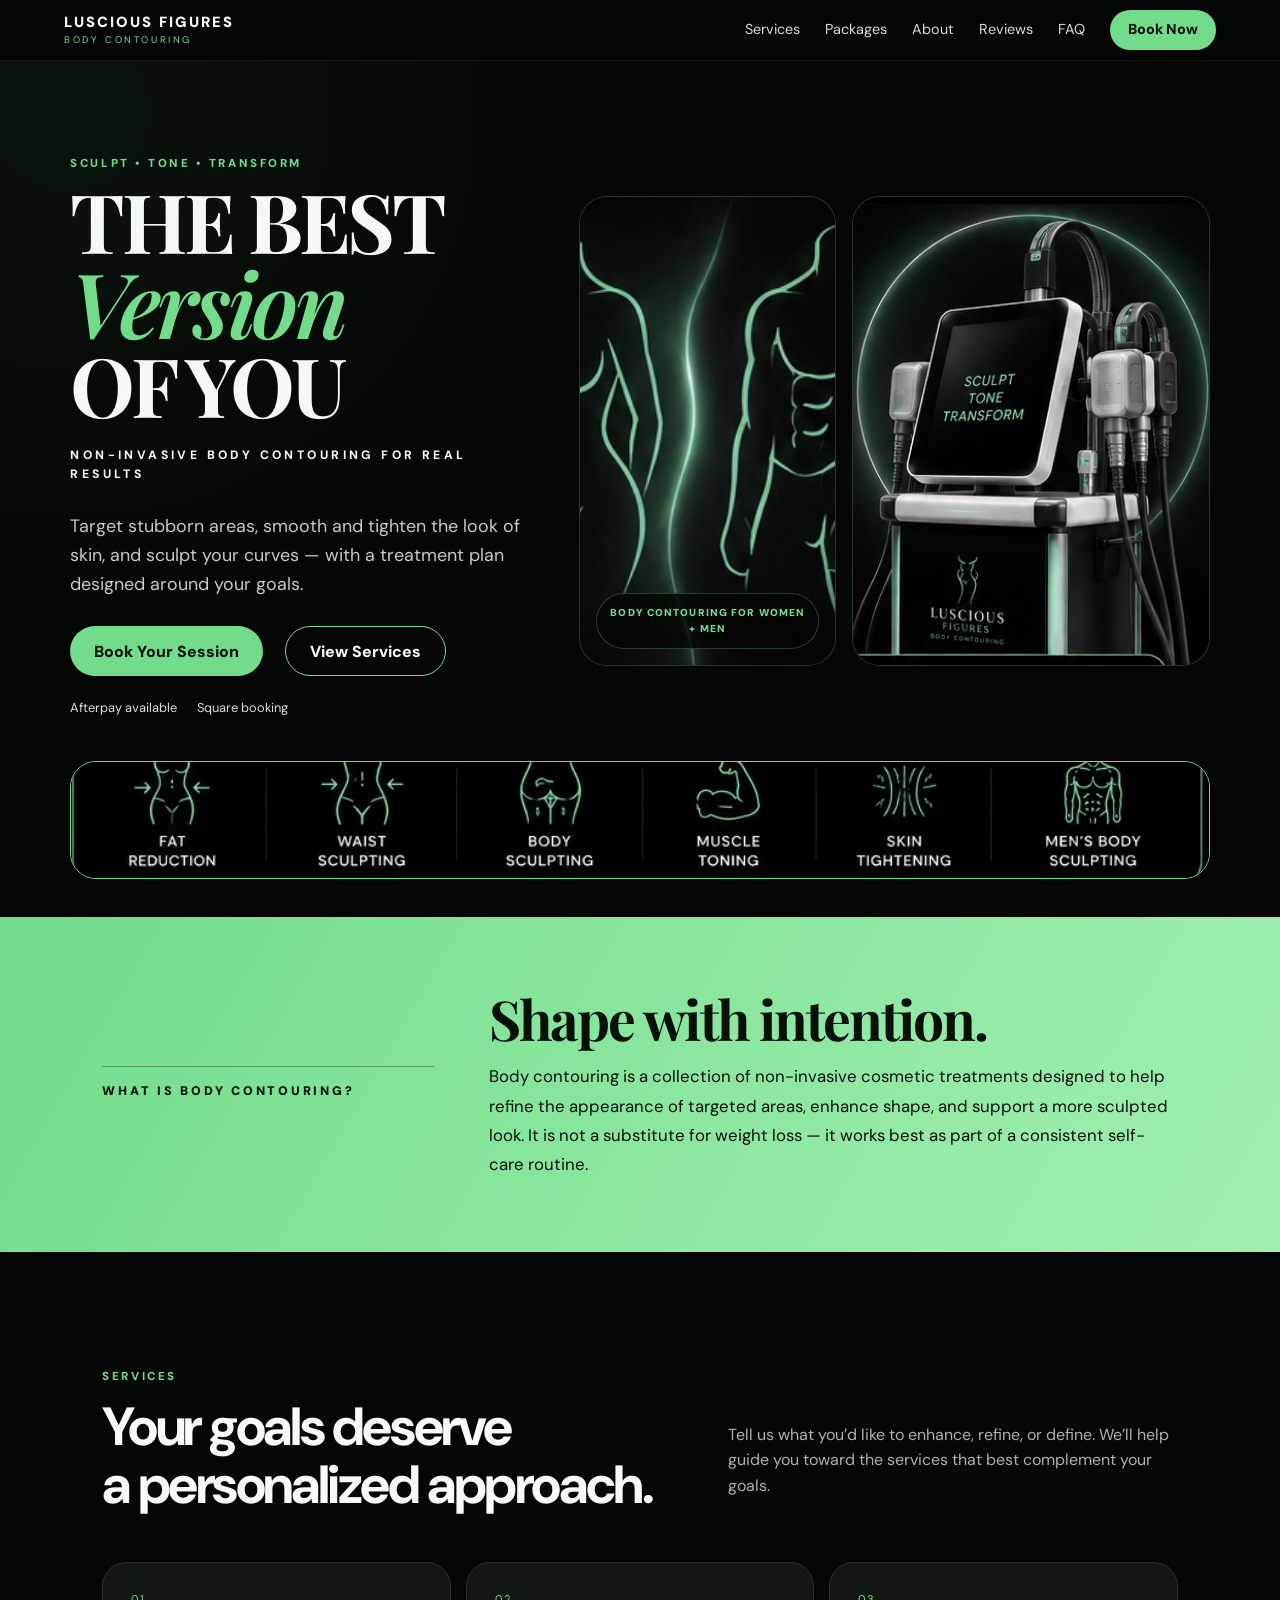
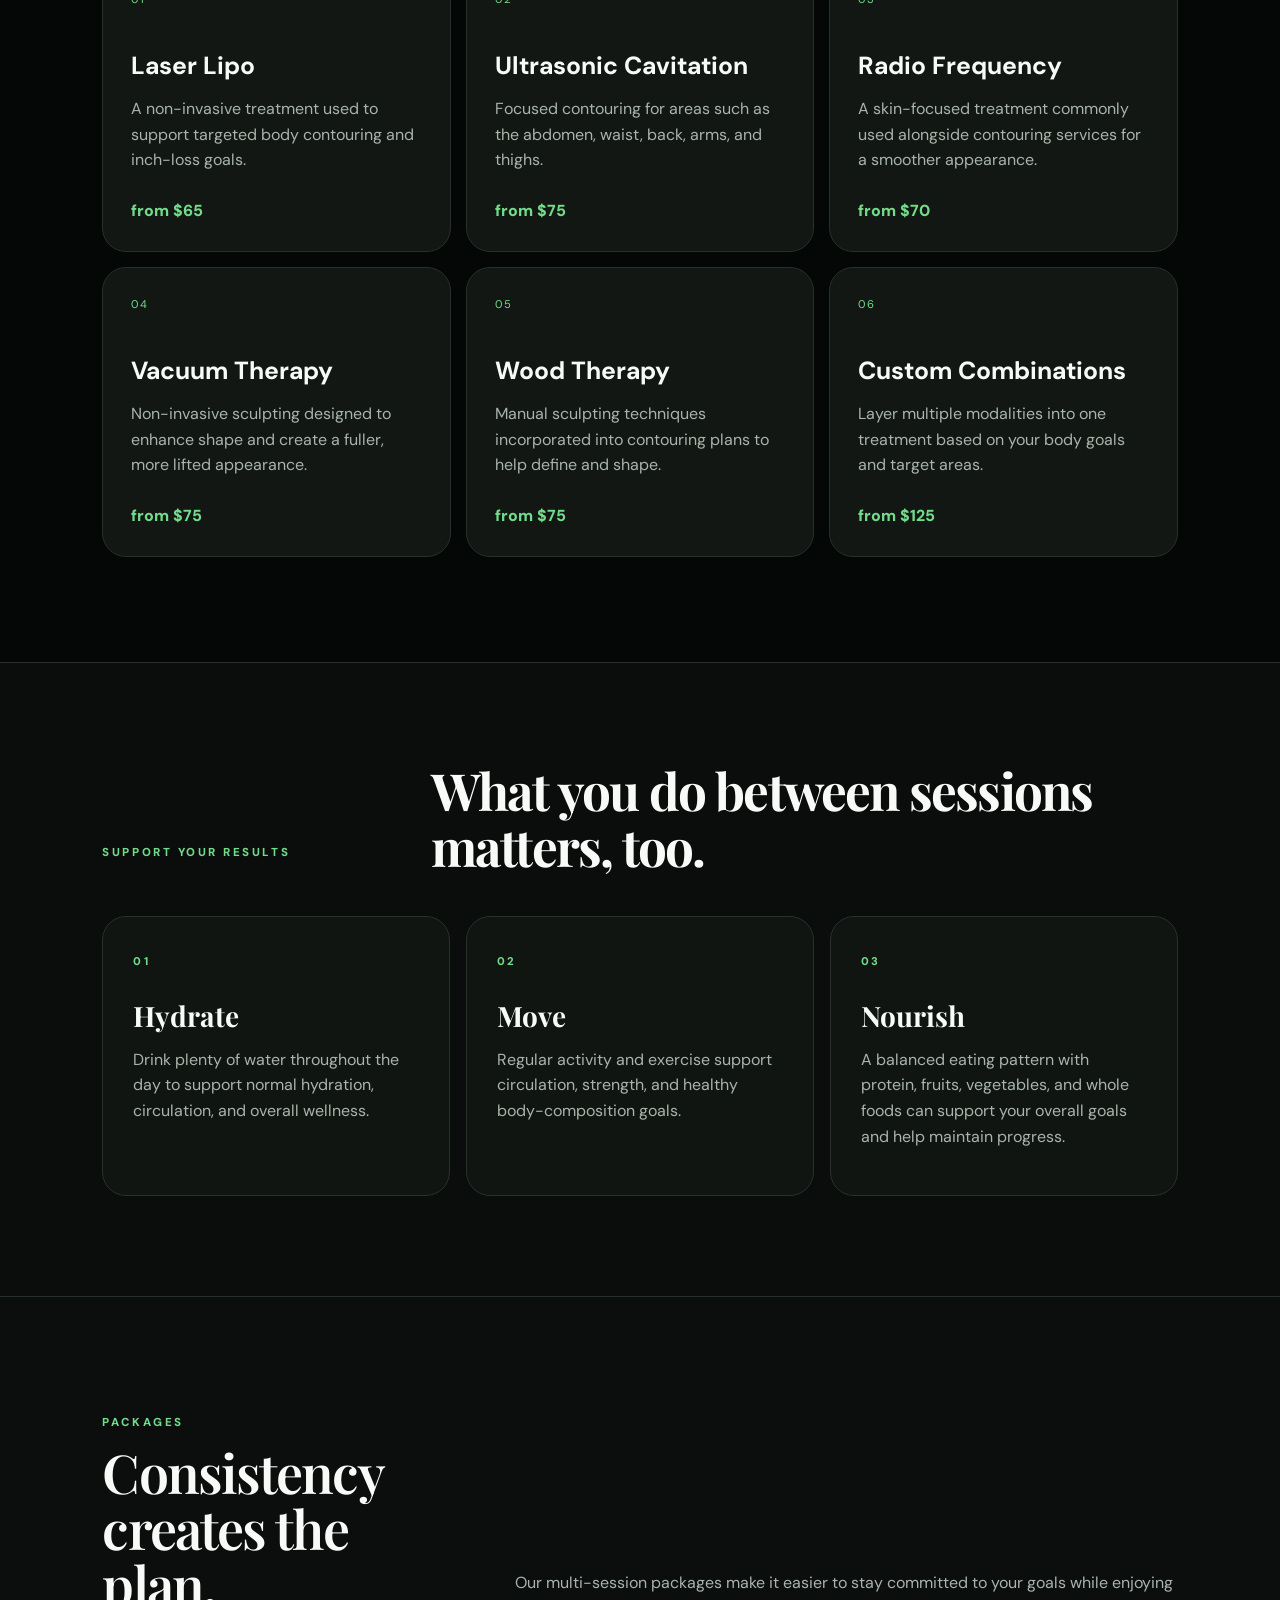
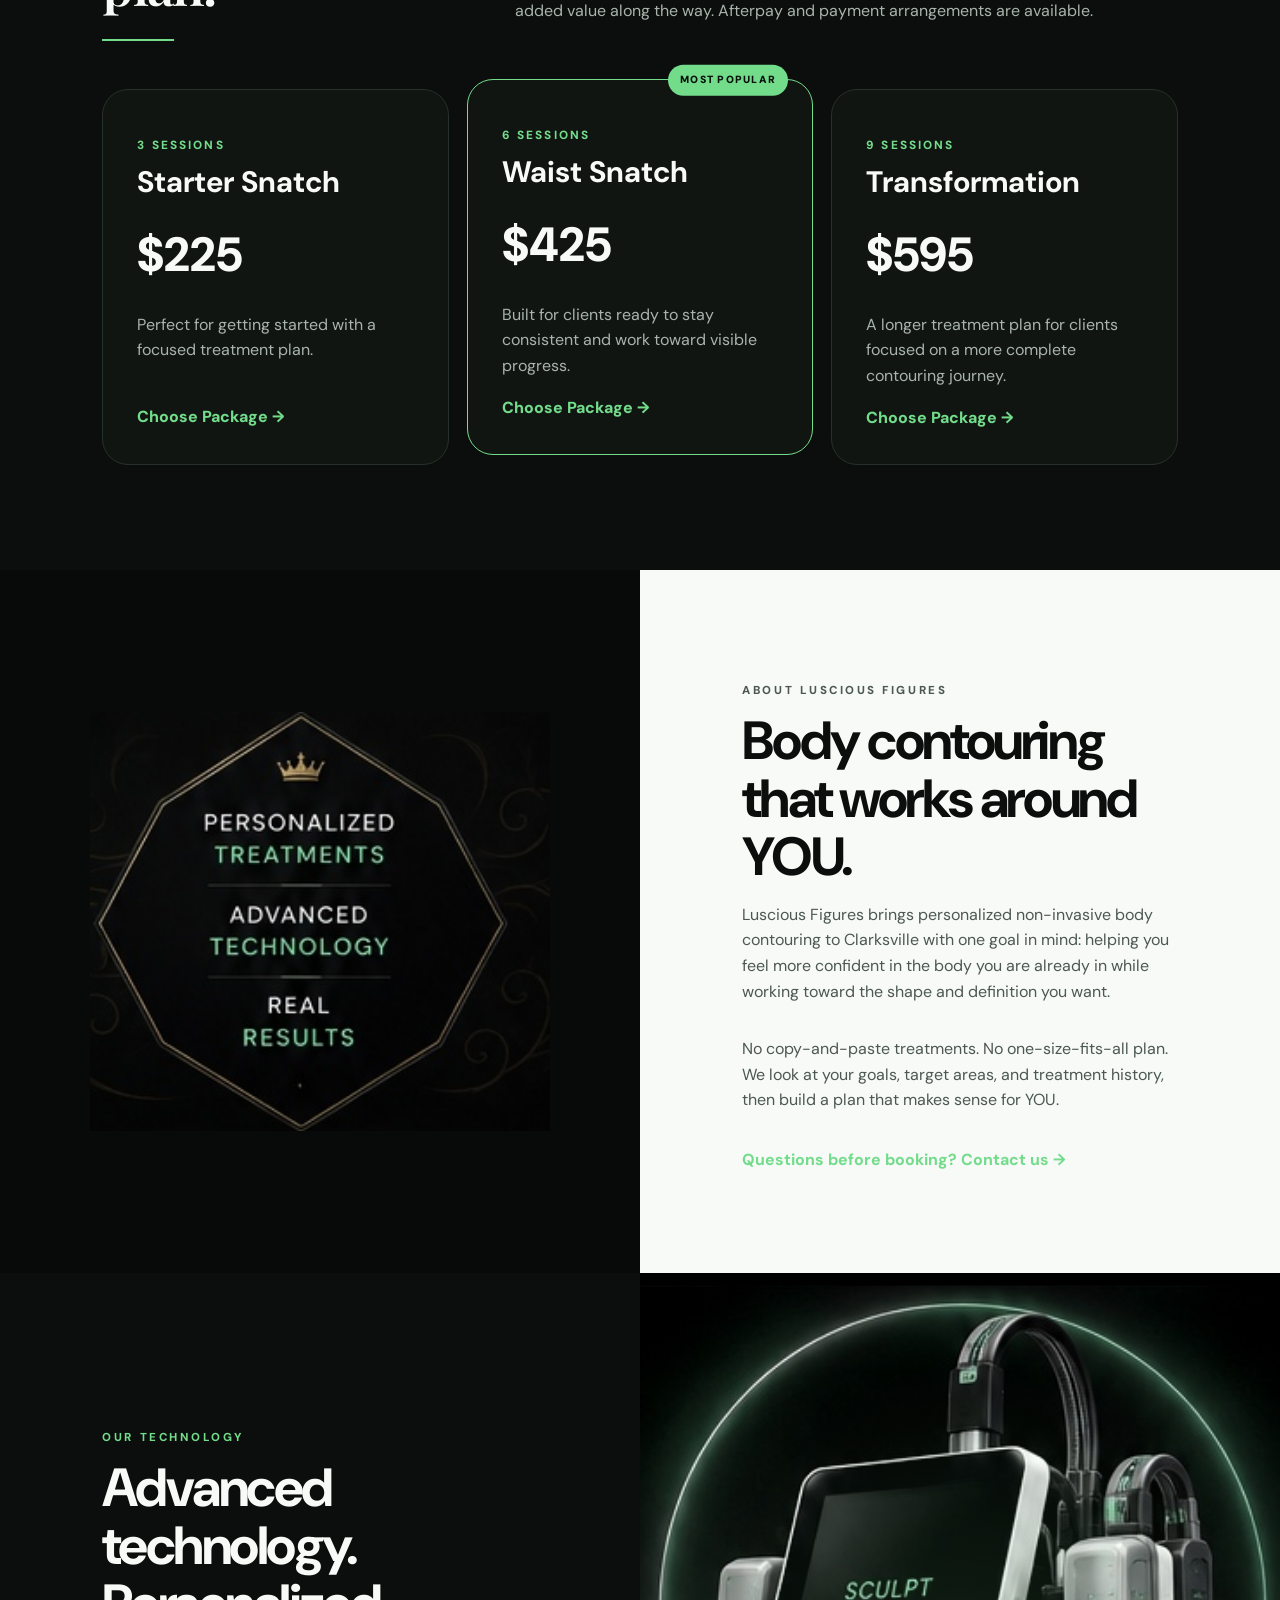
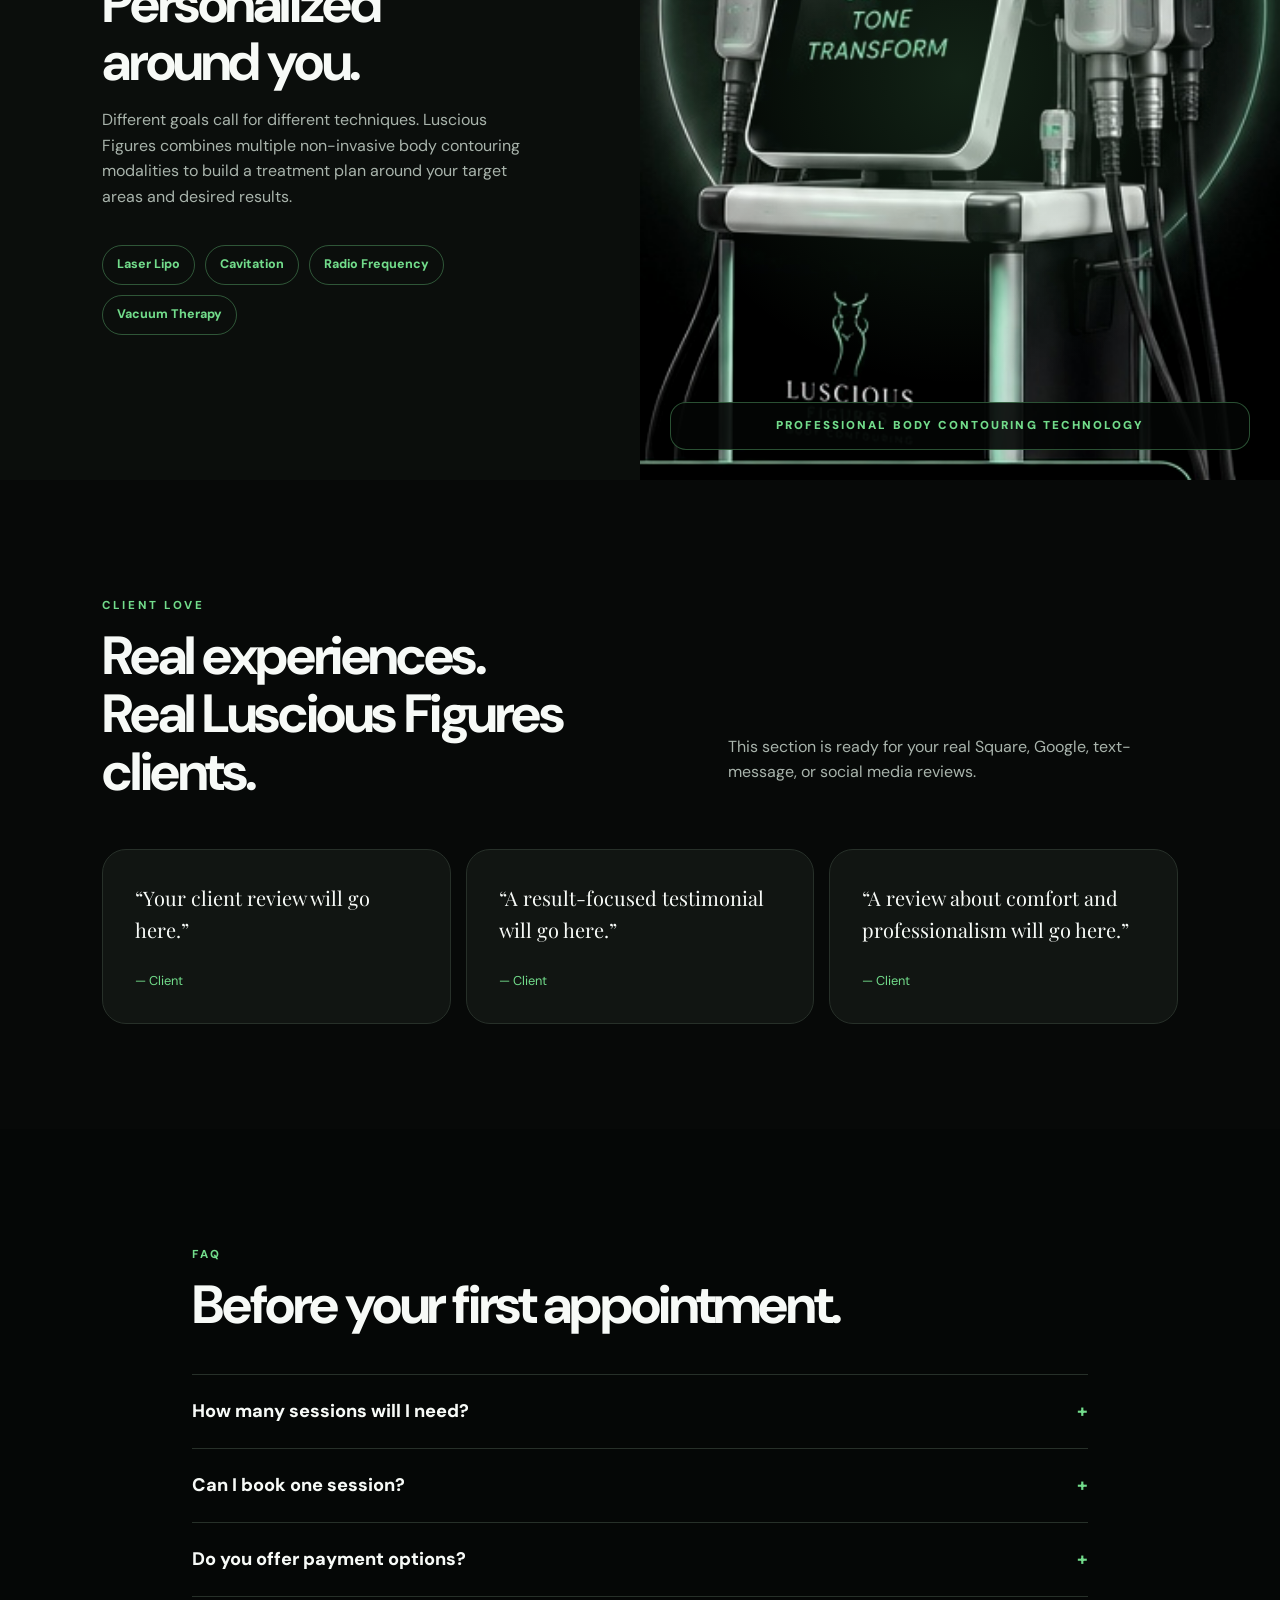
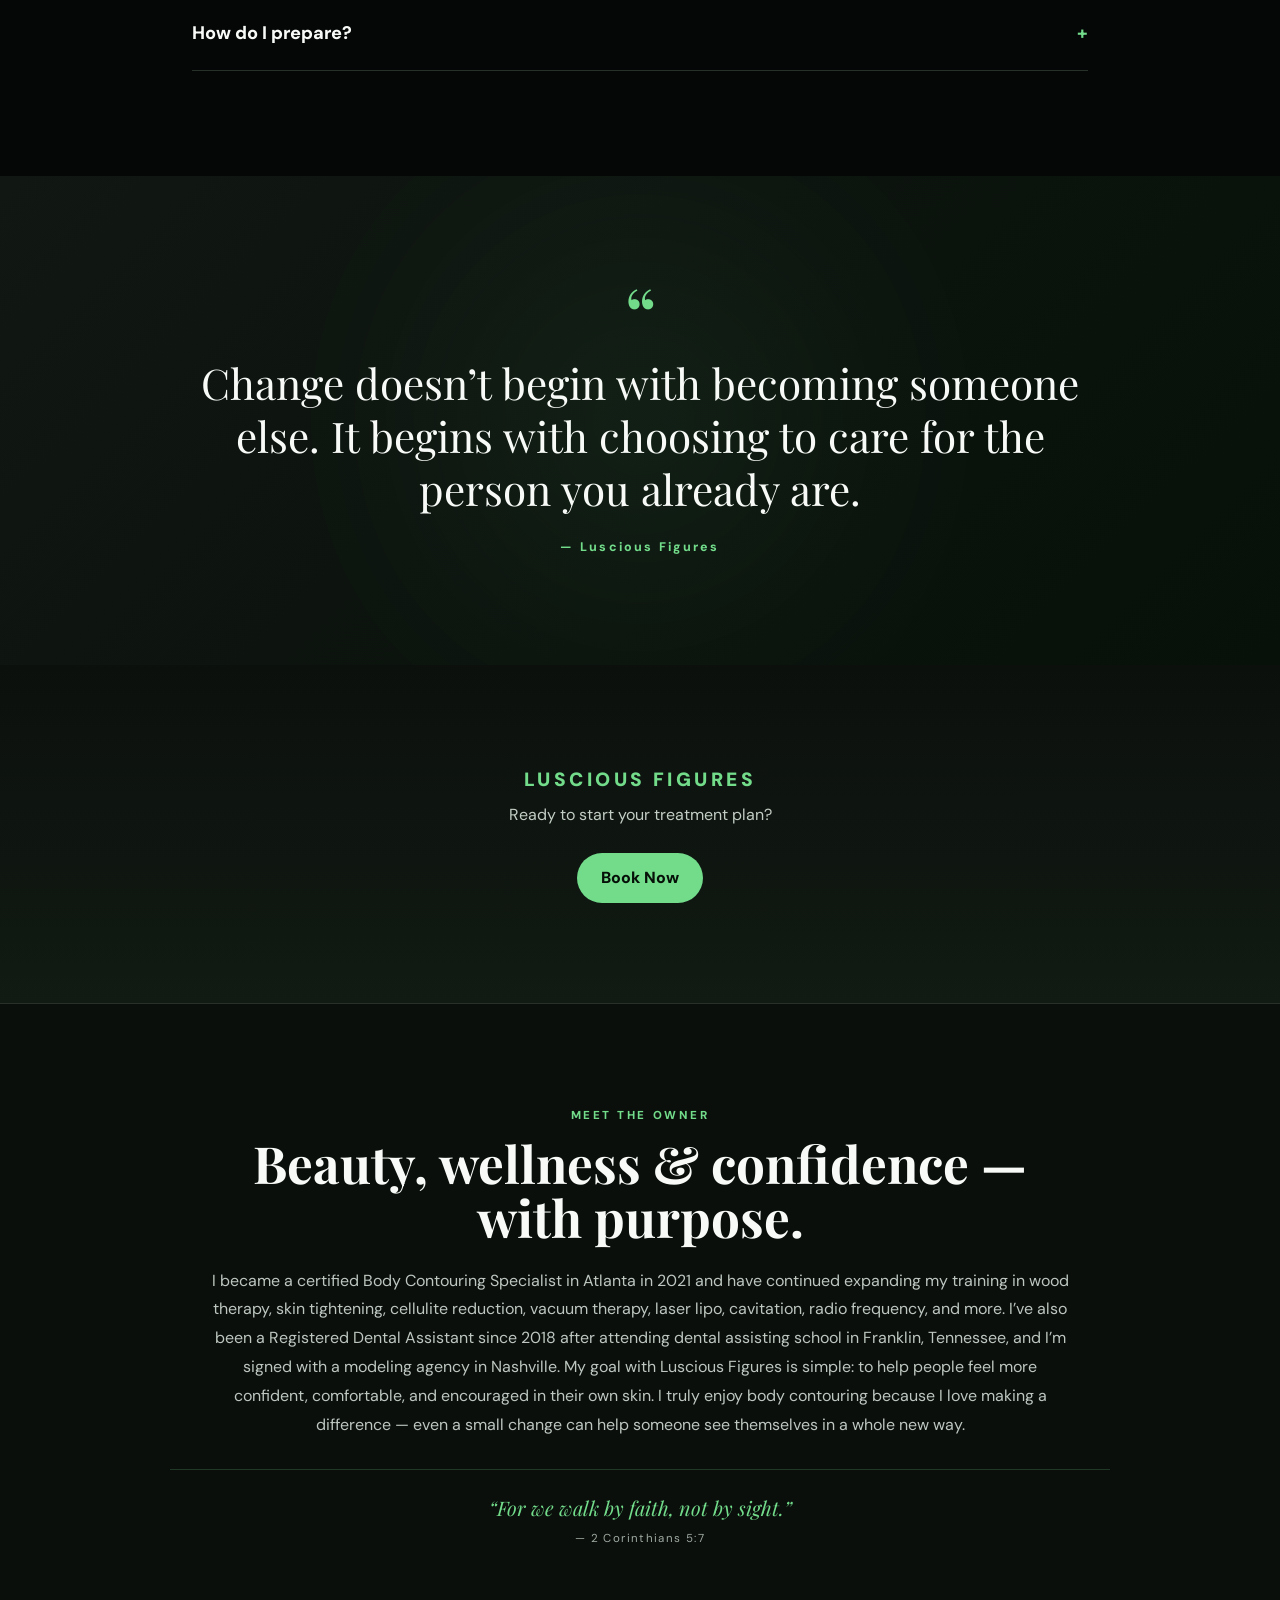
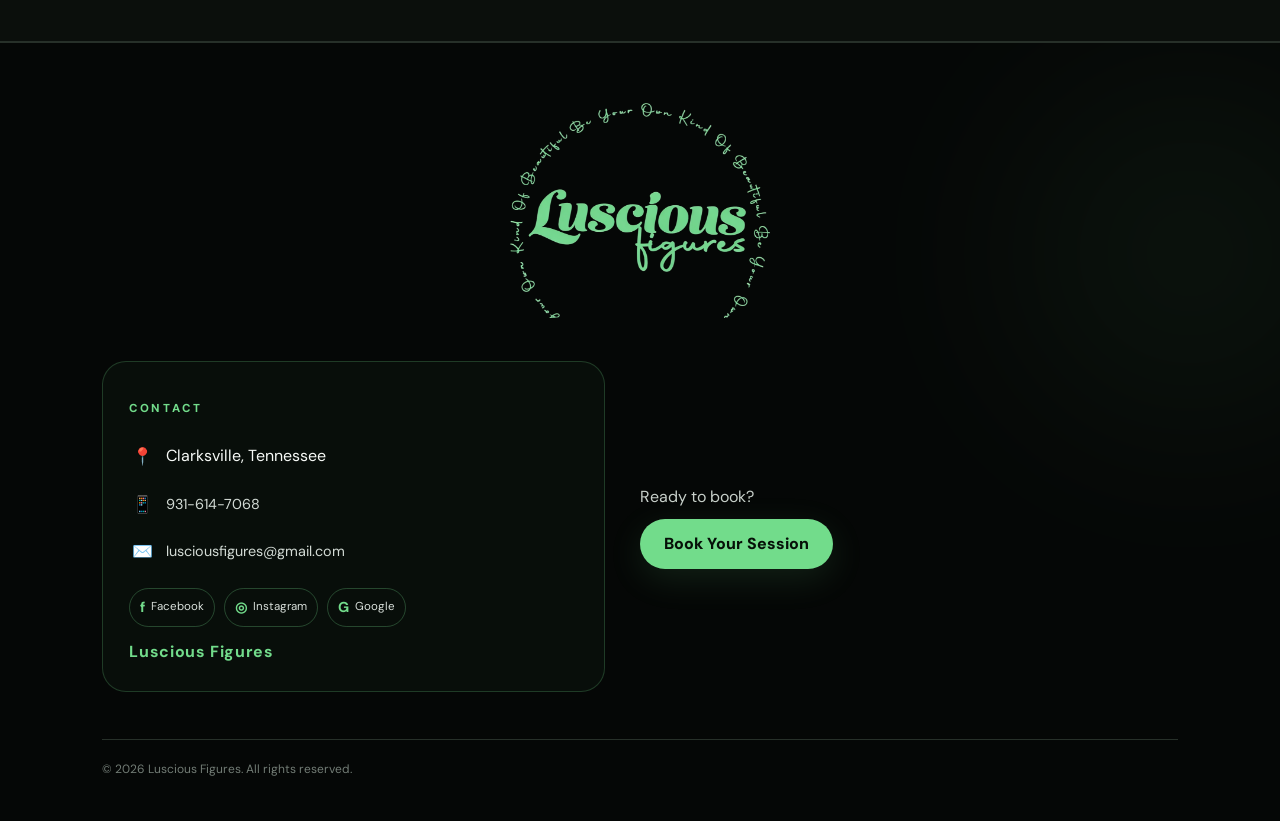
<file: index.html>
<!doctype html>
<html lang="en">
<head>
  <meta charset="utf-8">
  <meta name="viewport" content="width=device-width,initial-scale=1">
  <title>Luscious Figures | Body Contouring</title>
  <meta name="description" content="Non-invasive body contouring in Clarksville, Tennessee.">
  <link rel="preconnect" href="https://fonts.googleapis.com">
  <link rel="preconnect" href="https://fonts.gstatic.com" crossorigin>
  <link href="https://fonts.googleapis.com/css2?family=DM+Sans:wght@400;500;600;700&family=Playfair+Display:ital,wght@0,600;1,600&display=swap" rel="stylesheet">
  <link rel="stylesheet" href="styles.css">
</head>
<body>
<header class="site-header">
  <a class="brand brand-text-only" href="#top" aria-label="Luscious Figures home">
      <span class="brand-name">LUSCIOUS FIGURES</span>
      <span class="brand-sub">BODY CONTOURING</span>
    </a>
  <button class="menu-toggle" aria-label="Open menu">☰</button>
  <nav class="nav">
    <a href="#services">Services</a>
    <a href="#packages">Packages</a>
    <a href="#about">About</a>
    <a href="#reviews">Reviews</a>
    <a href="#faq">FAQ</a>
    <a class="btn btn-small" data-book href="https://book.squareup.com/appointments/0tgtxa0sm9esu3/location/LVQ607CMC13Y8/services?buttonTextColor=ffffff&category_id=GQJ3YKTQRKGEBNOLJSWFXKIU&color=2e2e2e&locale=en&referrer=so" target="_blank" rel="noopener noreferrer">Book Now</a>
  </nav>
</header>

<main id="top">
  <section class="hero premium-hero">
    <div class="hero-copy">
      <p class="eyebrow">SCULPT • TONE • TRANSFORM</p>
      <h1 class="premium-title">THE BEST <em>Version</em> OF YOU</h1>
      <p class="hero-kicker">NON-INVASIVE BODY CONTOURING FOR REAL RESULTS</p>
      <p class="hero-sub">Target stubborn areas, smooth and tighten the look of skin, and sculpt your curves — with a treatment plan designed around your goals.</p>
      <div class="hero-actions">
        <a class="btn" data-book href="https://book.squareup.com/appointments/0tgtxa0sm9esu3/location/LVQ607CMC13Y8/services?buttonTextColor=ffffff&category_id=GQJ3YKTQRKGEBNOLJSWFXKIU&color=2e2e2e&locale=en&referrer=so" target="_blank" rel="noopener noreferrer">Book Your Session</a>
        <a class="btn btn-outline" href="#services">View Services</a>
      </div>
      <div class="payment-row">
        <span>Afterpay available</span>
        <span>Square booking</span>
      </div>
    </div>

    <div class="hero-visual-wide">
      <div class="silhouette-panel">
        <img src="women-men-silhouettes.jpg" alt="Elegant body contouring silhouettes for women and men">
        <span>BODY CONTOURING FOR WOMEN + MEN</span>
      </div>
      <div class="machine-panel">
        <img src="machine-clean.jpg" alt="Professional body contouring machine">
      </div>
    </div>

    <div class="horizontal-symbols">
      <img src="contouring-symbol-strip.jpg" alt="Body contouring service symbols">
    </div>
  </section>

  <section class="definition-section" id="what-is-body-contouring">
      <div class="definition-label">WHAT IS BODY CONTOURING?</div>
      <div class="definition-copy">
        <h2>Shape with intention.</h2>
        <p>Body contouring is a collection of non-invasive cosmetic treatments designed to help refine the appearance of targeted areas, enhance shape, and support a more sculpted look. It is not a substitute for weight loss — it works best as part of a consistent self-care routine.</p>
      </div>
    </section>

  <section class="section" id="services">
    <div class="section-head">
      <div>
        <p class="eyebrow">SERVICES</p>
        <h2>Your goals deserve<br>a personalized approach.</h2>
      </div>
      <p>Tell us what you’d like to enhance, refine, or define. We’ll help guide you toward the services that best complement your goals.</p>
    </div>
    <div class="service-grid" id="serviceGrid"></div>
  </section>


  <section class="wellness-section">
    <div class="wellness-intro">
      <p class="eyebrow">SUPPORT YOUR RESULTS</p>
      <h2>What you do between sessions matters, too.</h2>
    </div>
    <div class="wellness-grid">
      <article>
        <span>01</span>
        <h3>Hydrate</h3>
        <p>Drink plenty of water throughout the day to support normal hydration, circulation, and overall wellness.</p>
      </article>
      <article>
        <span>02</span>
        <h3>Move</h3>
        <p>Regular activity and exercise support circulation, strength, and healthy body-composition goals.</p>
      </article>
      <article>
        <span>03</span>
        <h3>Nourish</h3>
        <p>A balanced eating pattern with protein, fruits, vegetables, and whole foods can support your overall goals and help maintain progress.</p>
      </article>
    </div>
  </section>

  <section class="section packages" id="packages">
    <div class="section-head">
      <div>
        <p class="eyebrow">PACKAGES</p>
        <h2>Consistency creates the plan.</h2>
      </div>
      <p>Our multi-session packages make it easier to stay committed to your goals while enjoying added value along the way. Afterpay and payment arrangements are available.</p>
    </div>
    <div class="package-grid" id="packageGrid"></div>
  </section>

  <section class="split-section" id="about">
    <div class="about-visual elegant-badge-visual">
      <img src="elegant-treatment-badge.jpg" alt="Personalized treatments, advanced technology, real results">
    </div>
    <div class="about-copy">
      <p class="eyebrow">ABOUT LUSCIOUS FIGURES</p>
      <h2>Body contouring that works around YOU.</h2>
      <p>Luscious Figures brings personalized non-invasive body contouring to Clarksville with one goal in mind: helping you feel more confident in the body you are already in while working toward the shape and definition you want.</p>
      <p>No copy-and-paste treatments. No one-size-fits-all plan. We look at your goals, target areas, and treatment history, then build a plan that makes sense for YOU.</p>
      <a class="text-link" href="#contact">Questions before booking? Contact us →</a>
    </div>
  </section>


  <section class="equipment-section" id="technology">
    <div class="equipment-copy">
      <p class="eyebrow">OUR TECHNOLOGY</p>
      <h2>Advanced technology.<br>Personalized around you.</h2>
      <p>Different goals call for different techniques. Luscious Figures combines multiple non-invasive body contouring modalities to build a treatment plan around your target areas and desired results.</p>
      <div class="equipment-tags">
        <span>Laser Lipo</span>
        <span>Cavitation</span>
        <span>Radio Frequency</span>
        <span>Vacuum Therapy</span>
      </div>
    </div>
    <div class="machine-photo-wrap clean-machine">
      <img src="machine-clean.jpg" alt="Professional body contouring machine">
      <div class="machine-overlay">PROFESSIONAL BODY CONTOURING TECHNOLOGY</div>
    </div>
  </section>

  <section class="section reviews" id="reviews">
    <div class="section-head">
      <div>
        <p class="eyebrow">CLIENT LOVE</p>
        <h2>Real experiences.<br>Real Luscious Figures clients.</h2>
      </div>
      <p>This section is ready for your real Square, Google, text-message, or social media reviews.</p>
    </div>
    <div class="testimonial-grid">
      <blockquote>“Your client review will go here.”<cite>— Client</cite></blockquote>
      <blockquote>“A result-focused testimonial will go here.”<cite>— Client</cite></blockquote>
      <blockquote>“A review about comfort and professionalism will go here.”<cite>— Client</cite></blockquote>
    </div>
  </section>

  <section class="section faq" id="faq">
    <p class="eyebrow">FAQ</p>
    <h2>Before your first appointment.</h2>
    <details><summary>How many sessions will I need?</summary><p>Every client is different. Your recommended number of sessions depends on your goals, treatment area, and consistency.</p></details>
    <details><summary>Can I book one session?</summary><p>Yes. Single sessions are available, and packages are available for clients who want to commit to a treatment plan.</p></details>
    <details><summary>Do you offer payment options?</summary><p>Afterpay is available. Payment arrangements may also be discussed for select packages.</p></details>
    <details><summary>How do I prepare?</summary><p>Preparation and aftercare instructions are provided with your booking information.</p></details>
  </section>


  <section class="quote-section">
    <div class="quote-mark">“</div>
    <blockquote>
      Change doesn’t begin with becoming someone else. It begins with choosing to care for the person you already are.
      <cite>— Luscious Figures</cite>
    </blockquote>
  </section>

  <section class="cta">
    <div class="mini-brand">LUSCIOUS FIGURES</div><p>Ready to start your treatment plan?</p>
    <a class="btn" data-book href="https://book.squareup.com/appointments/0tgtxa0sm9esu3/location/LVQ607CMC13Y8/services?buttonTextColor=ffffff&category_id=GQJ3YKTQRKGEBNOLJSWFXKIU&color=2e2e2e&locale=en&referrer=so" target="_blank" rel="noopener noreferrer">Book Now</a>
  </section>
</main>


  <section class="owner-bio" id="owner">
    <div class="owner-bio-inner">
      <p class="eyebrow">MEET THE OWNER</p>
      <h2>Beauty, wellness & confidence — with purpose.</h2>
      <p>I became a certified Body Contouring Specialist in Atlanta in 2021 and have continued expanding my training in wood therapy, skin tightening, cellulite reduction, vacuum therapy, laser lipo, cavitation, radio frequency, and more. I’ve also been a Registered Dental Assistant since 2018 after attending dental assisting school in Franklin, Tennessee, and I’m signed with a modeling agency in Nashville. My goal with Luscious Figures is simple: to help people feel more confident, comfortable, and encouraged in their own skin. I truly enjoy body contouring because I love making a difference — even a small change can help someone see themselves in a whole new way.</p>
      <div class="faith-line">“For we walk by faith, not by sight.” <span>— 2 Corinthians 5:7</span></div>
    </div>
  </section>

<footer id="contact">
  <div class="footer-brand-block centered-brand">
    <img src="luscious-figures-logo.png" alt="Luscious Figures" class="footer-logo">
  </div>

  <div class="contact-card">
    <p class="eyebrow">CONTACT</p>
    <div class="contact-line location-contact"><span aria-hidden="true">📍</span><span>Clarksville, Tennessee</span></div>
    <a class="contact-line" href="tel:9316147068"><span aria-hidden="true">📱</span><span>931-614-7068</span></a>
    <a class="contact-line" href="mailto:lusciousfigures@gmail.com"><span aria-hidden="true">✉️</span><span>lusciousfigures@gmail.com</span></a>
    <div class="social-links-display">
      <span><b>f</b> Facebook</span>
      <span><b>◎</b> Instagram</span>
      <span><b>G</b> Google</span>
      <strong>Luscious Figures</strong>
    </div>
  </div>

  <div class="footer-book">
    <p>Ready to book?</p>
    <a class="btn" data-book href="https://book.squareup.com/appointments/0tgtxa0sm9esu3/location/LVQ607CMC13Y8/services?buttonTextColor=ffffff&category_id=GQJ3YKTQRKGEBNOLJSWFXKIU&color=2e2e2e&locale=en&referrer=so" target="_blank" rel="noopener noreferrer">Book Your Session</a>
  </div>

  <p class="fine">© <span id="year"></span> Luscious Figures. All rights reserved.</p>
</footer>
<script src="script.js"></script>
</body>
</html>
</file>
<file: styles.css>
:root{--mint:#72dc8b;--mint2:#9cebaa;--black:#050706;--char:#0d110e;--card:#121713;--white:#f7faf7;--muted:#a9b4ac;--line:#273029}
*{box-sizing:border-box}html{scroll-behavior:smooth}body{margin:0;background:var(--black);color:var(--white);font-family:"DM Sans",sans-serif;line-height:1.6}a{text-decoration:none;color:inherit}
.site-header{position:sticky;top:0;z-index:20;display:flex;align-items:center;justify-content:space-between;padding:10px 5vw;background:rgba(5,7,6,.9);backdrop-filter:blur(18px);border-bottom:1px solid rgba(255,255,255,.07)}
.brand img{height:66px;width:auto;display:block}.nav{display:flex;gap:25px;align-items:center;font-size:.9rem}.nav>a:not(.btn){color:#d5ded7}.nav>a:hover{color:var(--mint)}.menu-toggle{display:none;background:none;border:0;color:white;font-size:1.5rem}
.btn{display:inline-flex;align-items:center;justify-content:center;padding:0 24px;min-height:50px;border-radius:999px;background:var(--mint);color:#061008;font-weight:800;cursor:pointer}.btn-small{min-height:40px;padding:0 18px}.text-link{color:var(--mint);font-weight:700}
.hero{min-height:760px;padding:90px 8vw;display:grid;grid-template-columns:1.1fr .8fr;gap:7vw;align-items:center;position:relative;overflow:hidden}.hero:before{content:"";position:absolute;width:500px;height:500px;border-radius:50%;background:var(--mint);filter:blur(140px);opacity:.08;left:-180px;top:-200px}
.eyebrow{color:var(--mint);font-size:.72rem;font-weight:800;letter-spacing:.22em}h1,h2,h3{line-height:1.08;margin:0}h1{font-size:clamp(3.4rem,6.7vw,7rem);letter-spacing:-.055em}h1 em{display:block;color:var(--mint);font-family:"Playfair Display",serif;font-weight:600}.hero-sub{max-width:640px;font-size:1.12rem;color:#c3cdc5;margin:28px 0}.hero-actions{display:flex;align-items:center;gap:22px;flex-wrap:wrap}.trust-row{display:flex;flex-wrap:wrap;gap:20px;margin-top:34px;color:#9daaa0;font-size:.82rem}
.hero-visual{min-height:520px;border:1px solid rgba(114,220,139,.22);border-radius:36px;background:linear-gradient(145deg,#121713,#080a09);display:grid;place-items:center;position:relative;overflow:hidden}.hero-visual img{width:min(86%,520px);position:relative;z-index:2}.logo-glow{position:absolute;width:55%;height:55%;border-radius:50%;background:var(--mint);filter:blur(90px);opacity:.11}.announcement{position:absolute;bottom:25px;left:25px;right:25px;border:1px solid var(--line);background:rgba(5,7,6,.88);border-radius:17px;padding:14px;text-align:center;color:var(--mint);font-weight:800;letter-spacing:.17em;font-size:.75rem;z-index:3}
.mint-banner{padding:25px 8vw;background:var(--mint);color:#071009;display:flex;align-items:center;justify-content:space-between;gap:30px}.mint-banner p{font-weight:900;letter-spacing:.16em;margin:0}.mint-banner span{font-size:.95rem}
.section{padding:105px 8vw}.section-head{display:flex;justify-content:space-between;align-items:end;gap:60px;margin-bottom:48px}.section-head h2,.about-copy h2,.faq h2{font-size:clamp(2.35rem,4.2vw,4.5rem);letter-spacing:-.045em}.section-head>p{max-width:450px;color:var(--muted)}
.service-grid{display:grid;grid-template-columns:repeat(3,1fr);gap:15px}.service-card{padding:28px;min-height:290px;border:1px solid var(--line);border-radius:24px;background:var(--card);display:flex;flex-direction:column}.service-card .number{font-size:.7rem;color:var(--mint);letter-spacing:.17em}.service-card h3{font-size:1.55rem;margin-top:44px}.service-card p{color:var(--muted)}.service-card .price{margin-top:auto;font-weight:800;color:var(--mint)}
.packages{background:#0b0e0c}.package-grid{display:grid;grid-template-columns:repeat(3,1fr);gap:18px}.package-card{position:relative;padding:34px;border:1px solid var(--line);border-radius:26px;background:#111512}.package-card.popular{border-color:var(--mint);transform:translateY(-10px)}.popular-tag{position:absolute;right:24px;top:0;transform:translateY(-50%);background:var(--mint);color:#071009;border-radius:99px;padding:7px 12px;font-size:.65rem;font-weight:900;letter-spacing:.12em}.mini{color:var(--mint);font-size:.74rem;font-weight:800;letter-spacing:.18em}.package-card h3{font-size:1.85rem}.big-price{font-size:3rem;font-weight:800;margin:18px 0}.package-card .desc{color:var(--muted);min-height:76px}.package-card a{color:var(--mint);font-weight:800}
.split-section{display:grid;grid-template-columns:1fr 1fr}.about-visual{min-height:620px;background:var(--mint);display:grid;place-items:center;overflow:hidden}.about-visual img{width:72%;filter:brightness(.13);opacity:.45}.about-copy{padding:100px 8vw;background:var(--white);color:#0b0e0c;display:flex;flex-direction:column;justify-content:center}.about-copy p{max-width:610px;color:#4d5851}.about-copy .text-link{margin-top:18px}
.reviews{background:#070908}.testimonial-grid{display:grid;grid-template-columns:repeat(3,1fr);gap:15px}blockquote{margin:0;padding:32px;border:1px solid var(--line);background:#111512;border-radius:24px;font-family:"Playfair Display",serif;font-size:1.25rem}blockquote cite{display:block;margin-top:25px;color:var(--mint);font-family:"DM Sans",sans-serif;font-style:normal;font-size:.8rem}
.faq{max-width:1100px;margin:auto}.faq h2{margin-bottom:40px}details{padding:22px 0;border-top:1px solid var(--line)}details:last-child{border-bottom:1px solid var(--line)}summary{cursor:pointer;list-style:none;font-size:1.14rem;font-weight:800}summary:after{content:"+";float:right;color:var(--mint)}details[open] summary:after{content:"–"}details p{color:var(--muted);max-width:840px}
.cta{text-align:center;padding:100px 8vw;background:linear-gradient(180deg,#0c100d,#111a13)}.cta-logo{max-width:360px;width:70%;margin-bottom:8px}.cta p{color:#c3cdc5;margin:0 0 25px}
footer{padding:60px 8vw 30px;border-top:1px solid var(--line);display:grid;grid-template-columns:260px 1fr;gap:30px;align-items:center}footer>img{width:230px}.footer-info{display:flex;justify-content:flex-end;gap:22px;flex-wrap:wrap;color:#c5cec7;font-size:.86rem}.fine{grid-column:1/-1;border-top:1px solid var(--line);padding-top:20px;color:#727c75;font-size:.75rem}
@media(max-width:920px){.nav{display:none;position:absolute;top:82px;left:4vw;right:4vw;flex-direction:column;align-items:stretch;padding:22px;background:#101411;border:1px solid var(--line);border-radius:18px}.nav.open{display:flex}.menu-toggle{display:block}.hero{grid-template-columns:1fr;padding-top:75px}.hero-visual{min-height:440px}.service-grid,.package-grid,.testimonial-grid{grid-template-columns:1fr 1fr}.section-head{align-items:flex-start;flex-direction:column;gap:10px}.split-section{grid-template-columns:1fr}.mint-banner{align-items:flex-start;flex-direction:column;gap:4px}.about-visual{min-height:450px}}
@media(max-width:620px){.brand img{height:56px}.hero{padding:65px 6vw 75px;min-height:auto}.hero-visual{min-height:365px}h1{font-size:3.55rem}.trust-row{flex-direction:column;gap:6px}.section,.about-copy,.cta{padding:72px 6vw}.service-grid,.package-grid,.testimonial-grid{grid-template-columns:1fr}.package-card.popular{transform:none}footer{grid-template-columns:1fr;padding:45px 6vw}.footer-info{justify-content:flex-start;flex-direction:column;gap:5px}}

/* Version 3 refinements: less logo repetition + body contouring visuals */
.brand-text-only{display:flex;flex-direction:column;line-height:1.05}
.brand-name{font-weight:900;letter-spacing:.14em;font-size:.92rem}
.brand-sub{margin-top:5px;color:var(--mint);font-size:.6rem;letter-spacing:.27em}
.silhouettes-card{padding:32px}
.silhouette-wrap{display:flex;align-items:flex-end;justify-content:center;gap:12px;width:100%;height:390px;position:relative;z-index:2;color:var(--mint)}
.body-silhouette{height:100%;width:42%;filter:drop-shadow(0 0 20px rgba(114,220,139,.08))}
.body-silhouette.male{opacity:.88}
.body-silhouette.female{transform:translateY(7px)}
.silhouette-label{position:absolute;top:25px;left:25px;z-index:3;display:flex;flex-direction:column}
.silhouette-label small{color:#aab5ad;letter-spacing:.18em;font-size:.65rem}
.silhouette-label strong{color:var(--mint);letter-spacing:.12em;font-size:.95rem}

.contour-visual{color:#071009;position:relative}
.contour-visual svg{width:72%;max-width:560px}
.contour-caption{position:absolute;left:8%;right:8%;bottom:8%;text-align:center;font-weight:900;letter-spacing:.12em;font-size:.7rem}

.equipment-section{display:grid;grid-template-columns:1fr 1fr;min-height:650px;background:#0b0e0c}
.equipment-copy{padding:100px 8vw;display:flex;flex-direction:column;justify-content:center}
.equipment-copy h2{font-size:clamp(2.35rem,4.2vw,4.5rem);letter-spacing:-.045em}
.equipment-copy>p:not(.eyebrow){max-width:610px;color:var(--muted)}
.equipment-tags{display:flex;flex-wrap:wrap;gap:10px;margin-top:20px}
.equipment-tags span{padding:9px 14px;border:1px solid rgba(114,220,139,.35);border-radius:999px;color:var(--mint);font-size:.78rem;font-weight:800}
.machine-illustration{position:relative;display:grid;place-items:center;background:var(--mint);color:#071009;overflow:hidden;min-height:620px}
.machine-illustration:before{content:"";position:absolute;width:370px;height:370px;border-radius:50%;border:1px solid rgba(7,16,9,.16)}
.machine-illustration svg{width:min(82%,570px);position:relative;z-index:2}
.machine-note{position:absolute;bottom:7%;left:0;right:0;text-align:center;font-size:.72rem;letter-spacing:.17em;font-weight:900}
.mini-brand{color:var(--mint);font-size:1.2rem;font-weight:900;letter-spacing:.18em;margin-bottom:6px}
.footer-logo{width:230px}

@media(max-width:920px){
  .equipment-section{grid-template-columns:1fr}
  .machine-illustration{min-height:500px}
}
@media(max-width:620px){
  .brand-name{font-size:.76rem}.brand-sub{font-size:.5rem}
  .silhouette-wrap{height:300px}
  .equipment-copy{padding:72px 6vw}
  .machine-illustration{min-height:420px}
}

/* Version 4: polished contour graphics and stronger brand copy */
.silhouettes-card{
  padding:38px;
  display:flex;
  flex-direction:column;
  justify-content:center;
  align-items:center;
}
.silhouette-title{
  position:absolute;
  top:28px;
  left:30px;
  z-index:3;
  display:flex;
  flex-direction:column;
}
.silhouette-title small{
  color:#aab5ad;
  letter-spacing:.18em;
  font-size:.64rem;
}
.silhouette-title strong{
  color:var(--mint);
  letter-spacing:.12em;
  font-size:.96rem;
}
.silhouette-images{
  display:grid;
  grid-template-columns:1fr 1fr;
  gap:18px;
  width:100%;
  max-width:560px;
  margin-top:25px;
  position:relative;
  z-index:2;
}
.silhouette-image-card{
  border:1px solid rgba(114,220,139,.28);
  border-radius:24px;
  overflow:hidden;
  background:#060806;
  min-height:290px;
  display:flex;
  flex-direction:column;
  justify-content:center;
  align-items:center;
}
.silhouette-image-card img{
  width:100%;
  height:245px;
  object-fit:cover;
  object-position:center;
  display:block;
  transform:scale(1.08);
}
.silhouette-image-card span{
  color:var(--mint);
  font-weight:900;
  letter-spacing:.17em;
  font-size:.72rem;
  padding:10px 0 14px;
}
.machine-photo-wrap{
  min-height:650px;
  position:relative;
  overflow:hidden;
  background:#080b09;
  display:grid;
  place-items:center;
}
.machine-photo-wrap:before{
  content:"";
  position:absolute;
  inset:0;
  background:radial-gradient(circle at center,rgba(114,220,139,.16),transparent 60%);
  z-index:1;
}
.machine-photo-wrap img{
  width:100%;
  height:100%;
  object-fit:cover;
  object-position:center;
  filter:saturate(.92) contrast(1.05);
}
.machine-overlay{
  position:absolute;
  bottom:30px;
  left:30px;
  right:30px;
  z-index:2;
  padding:14px 18px;
  border-radius:16px;
  background:rgba(5,7,6,.86);
  border:1px solid rgba(114,220,139,.35);
  color:var(--mint);
  text-align:center;
  font-size:.72rem;
  letter-spacing:.18em;
  font-weight:900;
}
@media(max-width:620px){
  .silhouette-images{gap:10px}
  .silhouette-image-card{min-height:220px}
  .silhouette-image-card img{height:180px}
  .machine-photo-wrap{min-height:450px}
}

/* Version 6 — premium horizontal layout inspired by approved reference */
.premium-hero{
  min-height:760px;
  padding:82px 5.5vw 38px;
  display:grid;
  grid-template-columns:.95fr 1.3fr;
  grid-template-areas:
    "copy visual"
    "symbols symbols";
  gap:42px 48px;
  align-items:center;
}
.premium-hero .hero-copy{grid-area:copy;max-width:620px}
.premium-title{
  font-family:"Playfair Display",serif;
  font-size:clamp(3.5rem,6.4vw,6.4rem);
  letter-spacing:-.045em;
  line-height:.88;
  text-transform:uppercase;
}
.premium-title em{
  display:block;
  font-family:"Playfair Display",serif;
  font-style:italic;
  text-transform:none;
  color:var(--mint);
  font-size:1.1em;
  line-height:.9;
  margin:.06em 0;
}
.hero-kicker{
  color:#f3f6f4;
  font-size:.76rem;
  letter-spacing:.28em;
  font-weight:800;
  max-width:480px;
  line-height:1.6;
  margin-top:25px;
}
.btn-outline{
  background:transparent;
  color:var(--white);
  border:1px solid var(--mint);
}
.payment-row{
  display:flex;
  gap:20px;
  margin-top:22px;
  color:#d8dfda;
  font-size:.8rem;
}
.hero-visual-wide{
  grid-area:visual;
  min-height:470px;
  display:grid;
  grid-template-columns:.72fr 1fr;
  gap:16px;
  align-items:stretch;
}
.silhouette-panel,
.machine-panel{
  position:relative;
  border:1px solid rgba(114,220,139,.25);
  border-radius:28px;
  overflow:hidden;
  background:#060806;
}
.silhouette-panel img,
.machine-panel img{
  width:100%;
  height:100%;
  object-fit:cover;
  display:block;
}
.silhouette-panel span{
  position:absolute;
  left:16px;
  right:16px;
  bottom:16px;
  padding:11px 12px;
  background:rgba(3,5,4,.82);
  border:1px solid rgba(114,220,139,.28);
  border-radius:999px;
  color:var(--mint);
  font-weight:900;
  letter-spacing:.11em;
  font-size:.63rem;
  text-align:center;
}
.horizontal-symbols{
  grid-area:symbols;
  border:1px solid var(--mint);
  border-radius:26px;
  overflow:hidden;
  background:#050706;
}
.horizontal-symbols img{
  width:100%;
  height:116px;
  object-fit:cover;
  object-position:center;
  display:block;
}
.pop-banner{
  background:linear-gradient(90deg,var(--mint),#98efaa);
}
.pop-banner p{
  font-size:1rem;
  letter-spacing:.17em;
}
.pop-banner span{
  max-width:660px;
}
.elegant-badge-visual{
  background:#080a09 !important;
  display:grid;
  place-items:center;
}
.elegant-badge-visual img{
  width:72%;
  max-width:520px;
  height:auto;
  object-fit:contain;
  opacity:1 !important;
  filter:none !important;
}
.clean-machine{
  min-height:650px;
  background:#050706;
}
.clean-machine img{
  width:100%;
  height:100%;
  object-fit:cover;
  object-position:center;
}
.clean-machine .machine-overlay{
  background:rgba(4,6,5,.9);
}

@media(max-width:920px){
  .premium-hero{
    grid-template-columns:1fr;
    grid-template-areas:"copy" "visual" "symbols";
    padding:72px 6vw 36px;
  }
  .hero-visual-wide{
    min-height:390px;
    grid-template-columns:1fr 1fr;
  }
  .horizontal-symbols img{height:100px}
}
@media(max-width:620px){
  .premium-title{font-size:3.55rem}
  .hero-visual-wide{
    min-height:330px;
    grid-template-columns:1fr 1.1fr;
    gap:8px;
  }
  .silhouette-panel,.machine-panel{border-radius:18px}
  .silhouette-panel span{
    font-size:.5rem;
    letter-spacing:.06em;
    left:8px;right:8px;bottom:8px;
  }
  .horizontal-symbols{border-radius:18px}
  .horizontal-symbols img{
    height:88px;
    object-fit:cover;
  }
  .payment-row{flex-direction:column;gap:4px}
  .clean-machine{min-height:420px}
}

/* Version 7 — elegant education, wellness, quote, and contact details */
.definition-section{
  display:grid;
  grid-template-columns:.65fr 1.35fr;
  gap:55px;
  align-items:center;
  padding:72px 8vw;
  background:linear-gradient(120deg,#72dc8b,#a2efb2);
  color:#071009;
}
.definition-label{
  font-size:.78rem;
  font-weight:900;
  letter-spacing:.22em;
  border-top:1px solid rgba(7,16,9,.35);
  padding-top:15px;
}
.definition-copy h2{
  font-family:"Playfair Display",serif;
  font-size:clamp(2.5rem,4.3vw,4.8rem);
  letter-spacing:-.035em;
  margin-bottom:14px;
}
.definition-copy p{
  max-width:850px;
  font-size:1.05rem;
  line-height:1.75;
  margin:0;
}

.wellness-section{
  padding:100px 8vw;
  background:#0a0d0b;
  border-top:1px solid var(--line);
  border-bottom:1px solid var(--line);
}
.wellness-intro{
  display:grid;
  grid-template-columns:.55fr 1.45fr;
  gap:45px;
  align-items:end;
  margin-bottom:42px;
}
.wellness-intro h2{
  font-family:"Playfair Display",serif;
  font-size:clamp(2.3rem,4vw,4.4rem);
  letter-spacing:-.035em;
}
.wellness-grid{
  display:grid;
  grid-template-columns:repeat(3,1fr);
  gap:16px;
}
.wellness-grid article{
  padding:30px;
  border:1px solid var(--line);
  border-radius:24px;
  background:#111512;
}
.wellness-grid article span{
  color:var(--mint);
  font-size:.7rem;
  letter-spacing:.2em;
  font-weight:800;
}
.wellness-grid article h3{
  font-family:"Playfair Display",serif;
  font-size:1.75rem;
  margin-top:28px;
}
.wellness-grid article p{
  color:var(--muted);
}

.quote-section{
  position:relative;
  padding:110px 10vw;
  background:linear-gradient(135deg,#111713,#071009);
  text-align:center;
  overflow:hidden;
}
.quote-section:before{
  content:"";
  position:absolute;
  width:360px;
  height:360px;
  border-radius:50%;
  background:var(--mint);
  filter:blur(120px);
  opacity:.08;
  left:50%;
  top:50%;
  transform:translate(-50%,-50%);
}
.quote-section .quote-mark{
  color:var(--mint);
  font-family:"Playfair Display",serif;
  font-size:5rem;
  line-height:.7;
  position:relative;
}
.quote-section blockquote{
  position:relative;
  border:0;
  background:transparent;
  max-width:900px;
  margin:0 auto;
  padding:15px 0 0;
  font-family:"Playfair Display",serif;
  font-size:clamp(1.8rem,3.3vw,3.3rem);
  line-height:1.25;
}
.quote-section cite{
  display:block;
  margin-top:24px;
  color:var(--mint);
  font-family:"DM Sans",sans-serif;
  font-style:normal;
  font-size:.78rem;
  letter-spacing:.18em;
  font-weight:800;
}

footer{
  grid-template-columns:1fr 1fr auto !important;
  gap:35px !important;
}
.footer-brand-block .footer-logo{
  width:220px;
  max-width:100%;
}
.footer-brand-block p{
  color:var(--muted);
  margin:8px 0 0;
  font-size:.85rem;
}
.contact-card{
  display:flex;
  flex-direction:column;
  gap:6px;
}
.contact-card>a,.contact-card>span{
  color:#d3dbd5;
  font-size:.9rem;
}
.contact-card a:hover{color:var(--mint)}
.social-placeholder{color:var(--mint) !important}
.footer-book{
  display:flex;
  flex-direction:column;
  align-items:flex-start;
  gap:10px;
}
.footer-book p{margin:0;color:#c8d0ca}

@media(max-width:920px){
  .definition-section,
  .wellness-intro{
    grid-template-columns:1fr;
    gap:20px;
  }
  .wellness-grid{grid-template-columns:1fr}
  footer{grid-template-columns:1fr !important}
}
@media(max-width:620px){
  .definition-section{padding:62px 6vw}
  .wellness-section{padding:75px 6vw}
  .quote-section{padding:85px 7vw}
}

/* V8 FINAL POLISH — only requested typography/contact/about refinements */

/* More editorial/elegant headings in Services + Packages */
.section.services h2,
.section.packages h2{
  font-family:"Playfair Display", Georgia, serif;
  font-weight:600;
  line-height:1.04;
  letter-spacing:-.035em;
}
.section.services h2::after,
.section.packages h2::after{
  content:"";
  display:block;
  width:72px;
  height:2px;
  background:var(--mint);
  margin-top:28px;
}
.section.services > div > p:not(.eyebrow),
.section.packages > div > p:not(.eyebrow){
  max-width:720px;
  line-height:1.75;
}

/* About section: mint instead of white, with strong readable contrast */
.about-mint{
  background:linear-gradient(135deg,#72dc8b 0%,#9aeead 100%) !important;
  color:#061008 !important;
}
.about-mint .about-copy,
.about-mint .about-copy h2,
.about-mint .about-copy p,
.about-mint .eyebrow{
  color:#061008 !important;
}
.about-mint .about-copy p{
  opacity:.78;
}
.about-mint .text-link{
  color:#061008 !important;
  font-weight:900;
  border-bottom:1px solid rgba(6,16,8,.35);
  padding-bottom:4px;
}
.about-mint .elegant-badge-visual{
  background:#071009 !important;
}

/* Contact/footer with a little more personality */
footer{
  position:relative;
  overflow:hidden;
}
footer::before{
  content:"";
  position:absolute;
  width:360px;
  height:360px;
  border-radius:50%;
  background:var(--mint);
  opacity:.055;
  filter:blur(100px);
  right:-90px;
  top:30px;
  pointer-events:none;
}
.location-line{
  display:flex;
  align-items:center;
  gap:8px;
}
.contact-card{
  position:relative;
  z-index:1;
  padding:26px;
  border:1px solid rgba(114,220,139,.22);
  border-radius:24px;
  background:rgba(114,220,139,.035);
}
.contact-line{
  display:flex;
  align-items:center;
  gap:11px;
  padding:7px 0;
}
.contact-line > span:first-child{
  width:26px;
  text-align:center;
  font-size:1.05rem;
}
.social-links-display{
  display:flex;
  flex-wrap:wrap;
  gap:9px;
  margin-top:10px;
  align-items:center;
}
.social-links-display span{
  display:inline-flex;
  align-items:center;
  gap:6px;
  border:1px solid rgba(114,220,139,.28);
  border-radius:999px;
  padding:7px 10px;
  color:#d8dfda;
  font-size:.72rem;
}
.social-links-display b{
  color:var(--mint);
  font-size:.9rem;
}
.social-links-display strong{
  flex-basis:100%;
  color:var(--mint);
  margin-top:3px;
  letter-spacing:.04em;
}
.footer-book .btn{
  box-shadow:0 10px 35px rgba(114,220,139,.12);
}

@media(max-width:620px){
  .about-mint{display:block}
  .about-mint .about-copy{padding-top:64px;padding-bottom:70px}
  .contact-card{padding:20px}
}

/* V9 FINAL — centered logo, location in contact card, short owner bio */
.centered-brand{
  display:flex;
  justify-content:center;
  align-items:center;
  grid-column:1 / -1;
  padding-bottom:8px;
}
.centered-brand .footer-logo{
  width:260px;
  max-width:80vw;
  margin:0 auto;
}

.location-contact{
  margin-bottom:2px;
}

.owner-bio{
  padding:92px 8vw;
  background:#0b0f0c;
  border-top:1px solid var(--line);
  border-bottom:1px solid var(--line);
}
.owner-bio-inner{
  max-width:940px;
  margin:0 auto;
  text-align:center;
}
.owner-bio h2{
  font-family:"Playfair Display", Georgia, serif;
  font-size:clamp(2.2rem,4vw,4rem);
  line-height:1.05;
  margin:10px auto 22px;
  max-width:820px;
}
.owner-bio p:not(.eyebrow){
  color:#bdc7c0;
  font-size:1rem;
  line-height:1.8;
  max-width:860px;
  margin:0 auto;
}
.faith-line{
  margin-top:30px;
  padding-top:22px;
  border-top:1px solid rgba(114,220,139,.2);
  font-family:"Playfair Display", Georgia, serif;
  font-style:italic;
  font-size:1.25rem;
  color:var(--mint);
}
.faith-line span{
  display:block;
  margin-top:6px;
  font-family:"DM Sans",sans-serif;
  font-style:normal;
  font-size:.72rem;
  letter-spacing:.12em;
  color:#9eaaa1;
}

@media(max-width:920px){
  footer{
    grid-template-columns:1fr !important;
  }
  .centered-brand{
    grid-column:1;
  }
}
@media(max-width:620px){
  .owner-bio{
    padding:72px 6vw;
  }
  .owner-bio p:not(.eyebrow){
    font-size:.95rem;
    line-height:1.7;
  }
  .faith-line{
    font-size:1.1rem;
  }
}

/* V12 booking button reliability fix */
a.btn, a[data-book]{
  position:relative;
  z-index:10;
  pointer-events:auto !important;
  cursor:pointer;
  touch-action:manipulation;
}
</file>
